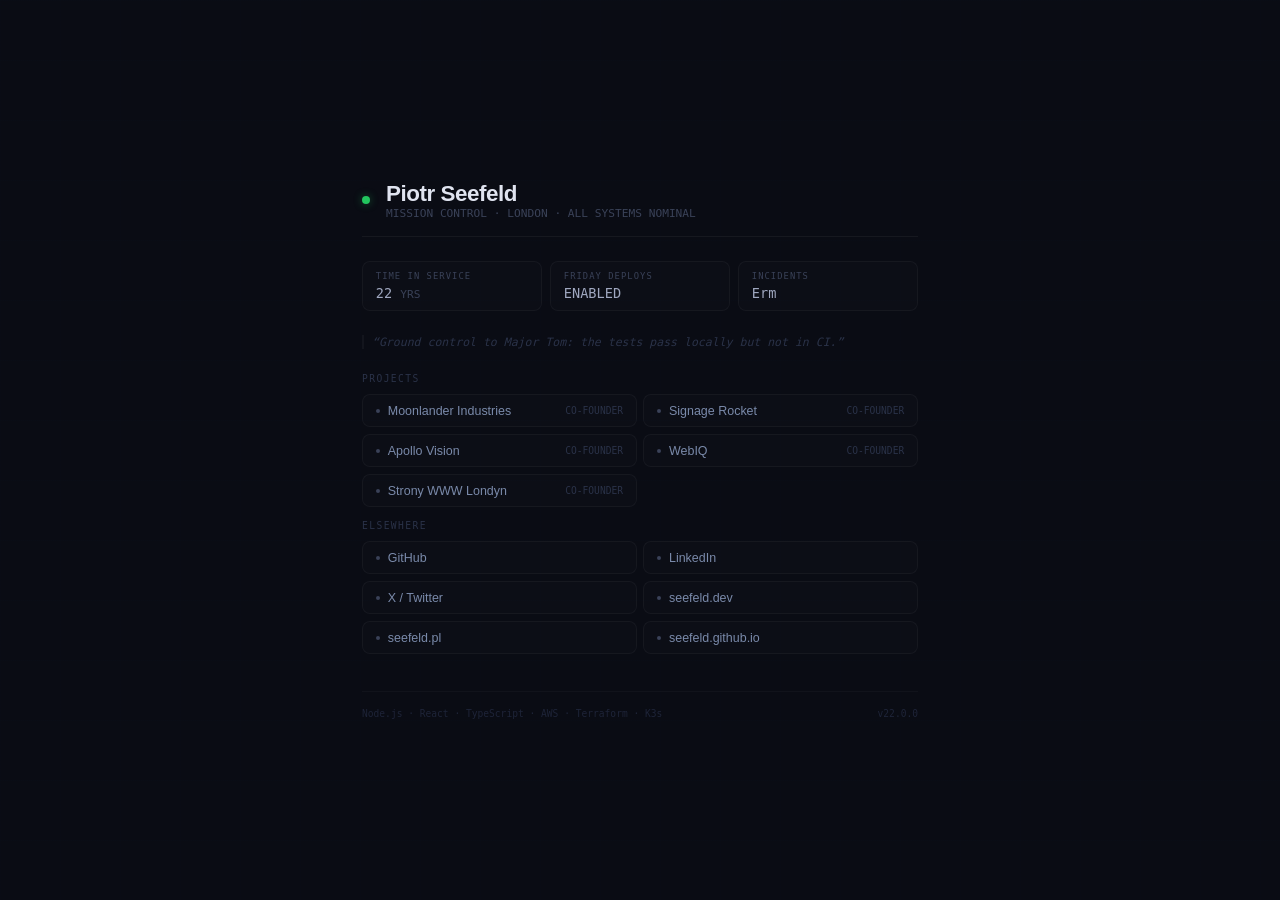
<file: index.html>
<!DOCTYPE html><html lang="en"> <head><meta charset="utf-8"><meta name="viewport" content="width=device-width, initial-scale=1"><title>Piotr Seefeld — Senior Full-Stack Engineer, TypeScript and AI</title><meta name="description" content="Senior Full-Stack Engineer, TypeScript and AI. Co-founder of Moonlander Industries, Signage Rocket, Apollo Vision, WebIQ. London, UK."><meta name="theme-color" content="#0a0c14"><link rel="icon" type="image/svg+xml" href="/favicon.svg"><link rel="canonical" href="https://seefeld.dev/"><meta name="robots" content="index, follow"><meta property="og:title" content="Piotr Seefeld — Senior Full-Stack Engineer, TypeScript and AI"><meta property="og:description" content="Senior Full-Stack Engineer, TypeScript and AI. Co-founder of Moonlander Industries, Signage Rocket, Apollo Vision, WebIQ. London, UK."><meta property="og:url" content="https://seefeld.dev/"><meta property="og:site_name" content="Piotr Seefeld"><meta property="og:locale" content="en_GB"><meta property="og:type" content="website"><meta property="og:image" content="https://seefeld.github.io/og-image.png"><meta property="og:image:width" content="1200"><meta property="og:image:height" content="630"><meta property="og:image:type" content="image/png"><meta property="og:image:alt" content="Piotr Seefeld — Senior Full-Stack Engineer, TypeScript and AI"><meta name="twitter:card" content="summary_large_image"><meta name="twitter:title" content="Piotr Seefeld — Senior Full-Stack Engineer, TypeScript and AI"><meta name="twitter:description" content="Senior Full-Stack Engineer, TypeScript and AI. Co-founder of Moonlander Industries, Signage Rocket, Apollo Vision, WebIQ. London, UK."><meta name="twitter:image" content="https://seefeld.github.io/og-image.png"><meta name="twitter:image:alt" content="Piotr Seefeld — Senior Full-Stack Engineer, TypeScript and AI"><script type="application/ld+json">{
  "@context": "https://schema.org",
  "@type": "Person",
  "name": "Piotr Seefeld",
  "@id": "https://seefeld.dev/#person",
  "url": "https://seefeld.dev",
  "jobTitle": "Senior Full-Stack Engineer",
  "worksFor": {
    "@type": "Organization",
    "@id": "https://moonlanderindustries.com/#organization",
    "name": "Moonlander Industries",
    "url": "https://moonlanderindustries.com"
  },
  "affiliation": [
    {
      "@type": "Organization",
      "@id": "https://signagerocket.com/#organization",
      "name": "Signage Rocket",
      "url": "https://signagerocket.com"
    },
    {
      "@type": "Organization",
      "@id": "https://webiqlimited.co.uk/#organization",
      "name": "WebIQ",
      "url": "https://webiqlimited.co.uk"
    },
    {
      "@type": "Organization",
      "@id": "https://stronywwwlondyn.co.uk/#organization",
      "name": "Strony WWW Londyn",
      "url": "https://stronywwwlondyn.co.uk"
    }
  ],
  "knowsAbout": [
    "Node.js",
    "React",
    "TypeScript",
    "AWS",
    "Terraform",
    "Digital Signage",
    "DevOps",
    "K3s",
    "PostgreSQL"
  ],
  "sameAs": [
    "https://www.linkedin.com/in/pseefeld/",
    "https://github.com/seefeld",
    "https://x.com/piotr_seefeld",
    "https://seefeld.pl",
    "https://seefeld.github.io"
  ]
}</script><style>*,*:before,*:after{margin:0;padding:0;box-sizing:border-box}body{min-height:100vh;background:#0a0c14;overflow-x:hidden}.srOnly{position:absolute;width:1px;height:1px;overflow:hidden;clip:rect(0,0,0,0);white-space:nowrap}.gridBg{position:fixed;inset:0;z-index:0;background:linear-gradient(rgba(30,40,70,.03) 1px,transparent 1px),linear-gradient(90deg,rgba(30,40,70,.03) 1px,transparent 1px);background-size:60px 60px}.stars{position:fixed;inset:0;z-index:0}.star{position:absolute;width:1px;height:1px;background:#fff;border-radius:50%;opacity:0;animation:twinkle var(--dur) ease-in-out var(--delay) infinite}@keyframes twinkle{0%,to{opacity:.02}50%{opacity:var(--peak)}}.content{position:relative;z-index:1;max-width:620px;width:95%;margin:0 auto;padding:2rem;min-height:100vh;display:flex;flex-direction:column;justify-content:center;font-family:SF Mono,Fira Code,monospace;color:#7a8698}.header{display:flex;align-items:center;gap:1rem;margin-bottom:1.5rem;padding-bottom:1rem;border-bottom:1px solid rgba(255,255,255,.05);animation:arrive .6s ease-out}.statusLight{width:8px;height:8px;border-radius:50%;background:#22c55e;box-shadow:0 0 8px #22c55e66;animation:pulse 3s ease-in-out infinite}@keyframes pulse{0%,to{box-shadow:0 0 8px #22c55e66}50%{box-shadow:0 0 16px #22c55e99}}.headerText{flex:1}.name{font-family:-apple-system,BlinkMacSystemFont,Segoe UI,sans-serif;font-size:1.4rem;font-weight:700;color:#e0e4f0;letter-spacing:-.02em}.meta{font-size:.7rem;color:#3a4258}.telemetry{display:grid;grid-template-columns:repeat(3,1fr);gap:.5rem;margin-bottom:1.5rem;animation:arrive .6s ease-out .15s both}.telemetryItem{padding:.6rem .8rem;border:1px solid rgba(255,255,255,.04);border-radius:8px;background:#ffffff03}.telemetryLabel{font-size:.55rem;text-transform:uppercase;letter-spacing:.12em;color:#3a4258;margin-bottom:.2rem}.telemetryValue{font-size:.85rem;color:#a0a8c0}.unit{color:#3a4258;font-size:.7rem}.quip{font-size:.72rem;color:#2a3248;font-style:italic;margin:0 0 1.5rem;padding-left:.5rem;border-left:2px solid rgba(255,255,255,.04);animation:arrive .6s ease-out .3s both}.navLabel{font-size:.6rem;text-transform:uppercase;letter-spacing:.15em;color:#2a3248;margin-bottom:.6rem;animation:arrive .6s ease-out .4s both}.links{display:grid;grid-template-columns:repeat(2,1fr);gap:.4rem;margin-bottom:.8rem;animation:arrive .6s ease-out .45s both}.link{color:#7a8aaa;text-decoration:none;font-size:.78rem;font-family:-apple-system,BlinkMacSystemFont,Segoe UI,sans-serif;padding:.55rem .8rem;border:1px solid rgba(255,255,255,.04);border-radius:8px;background:#ffffff03;transition:all .2s;display:flex;align-items:center;gap:.5rem}.link:hover{border-color:#6366f133;background:#6366f10d;color:#c0c8e0}.dot{width:4px;height:4px;border-radius:50%;background:#3a4258;transition:all .2s;flex-shrink:0}.link:hover .dot{background:#6366f1;box-shadow:0 0 6px #6366f166}.badge{margin-left:auto;font-size:.6rem;color:#2a3248;font-family:SF Mono,Fira Code,monospace}.link:hover .badge{color:#4a5268}.footer{margin-top:1.5rem;padding-top:1rem;border-top:1px solid rgba(255,255,255,.03);font-size:.6rem;color:#1e2438;display:flex;justify-content:space-between;animation:arrive .6s ease-out .6s both}@keyframes arrive{0%{opacity:0;transform:translateY(10px)}to{opacity:1;transform:translateY(0)}}@media(max-width:480px){.telemetry,.links{grid-template-columns:1fr}}@media(prefers-reduced-motion:reduce){.star,.statusLight{animation:none!important}.star{opacity:.06}.header,.telemetry,.quip,.navLabel,.links,.footer{animation:none;opacity:1}}
</style></head> <body>  <h1 class="srOnly">Piotr Seefeld — Senior Full-Stack Engineer, TypeScript and AI</h1> <div class="gridBg"></div> <div class="stars" id="stars"></div> <main class="content"> <div class="header"> <div class="statusLight"></div> <div class="headerText"> <div class="name">Piotr Seefeld</div> <div class="meta">MISSION CONTROL &middot; LONDON &middot; ALL SYSTEMS NOMINAL</div> </div> </div> <div class="telemetry"> <div class="telemetryItem"> <div class="telemetryLabel">Time in Service</div> <div class="telemetryValue">22 <span class="unit">YRS</span></div> </div> <div class="telemetryItem"> <div class="telemetryLabel">Friday Deploys</div> <div class="telemetryValue">ENABLED</div> </div> <div class="telemetryItem"> <div class="telemetryLabel">Incidents</div> <div class="telemetryValue">Erm</div> </div> </div> <blockquote class="quip">
&ldquo;Ground control to Major Tom: the tests pass locally but not in CI.&rdquo;
</blockquote> <div class="navLabel">Projects</div> <div class="links"> <a href="https://moonlanderindustries.com" class="link"> <span class="dot"></span> Moonlander Industries <span class="badge">CO-FOUNDER</span> </a><a href="https://signagerocket.com" class="link"> <span class="dot"></span> Signage Rocket <span class="badge">CO-FOUNDER</span> </a><a href="https://apollovision.co.uk" class="link"> <span class="dot"></span> Apollo Vision <span class="badge">CO-FOUNDER</span> </a><a href="https://webiqlimited.co.uk" class="link"> <span class="dot"></span> WebIQ <span class="badge">CO-FOUNDER</span> </a><a href="https://stronywwwlondyn.co.uk" class="link"> <span class="dot"></span> Strony WWW Londyn <span class="badge">CO-FOUNDER</span> </a> </div> <div class="navLabel">Elsewhere</div> <div class="links"> <a href="https://github.com/seefeld" class="link"> <span class="dot"></span> GitHub </a><a href="https://www.linkedin.com/in/pseefeld/" class="link"> <span class="dot"></span> LinkedIn </a><a href="https://x.com/piotr_seefeld" class="link"> <span class="dot"></span> X / Twitter </a><a href="https://seefeld.dev" class="link"> <span class="dot"></span> seefeld.dev </a><a href="https://seefeld.pl" class="link"> <span class="dot"></span> seefeld.pl </a><a href="https://seefeld.github.io" class="link"> <span class="dot"></span> seefeld.github.io </a> </div> <footer class="footer"> <span>Node.js · React · TypeScript · AWS · Terraform · K3s</span> <span>v22.0.0</span> </footer> </main> <script>
    var c = document.getElementById('stars');
    for (var i = 0; i < 90; i++) {
      var s = document.createElement('div');
      s.className = 'star';
      s.style.left = Math.random() * 100 + '%';
      s.style.top = Math.random() * 100 + '%';
      s.style.setProperty('--dur', (10 + Math.random() * 15) + 's');
      s.style.setProperty('--delay', (Math.random() * 10) + 's');
      s.style.setProperty('--peak', (0.06 + Math.random() * 0.25).toFixed(2));
      c.appendChild(s);
    }
  </script>  </body></html>
</file>
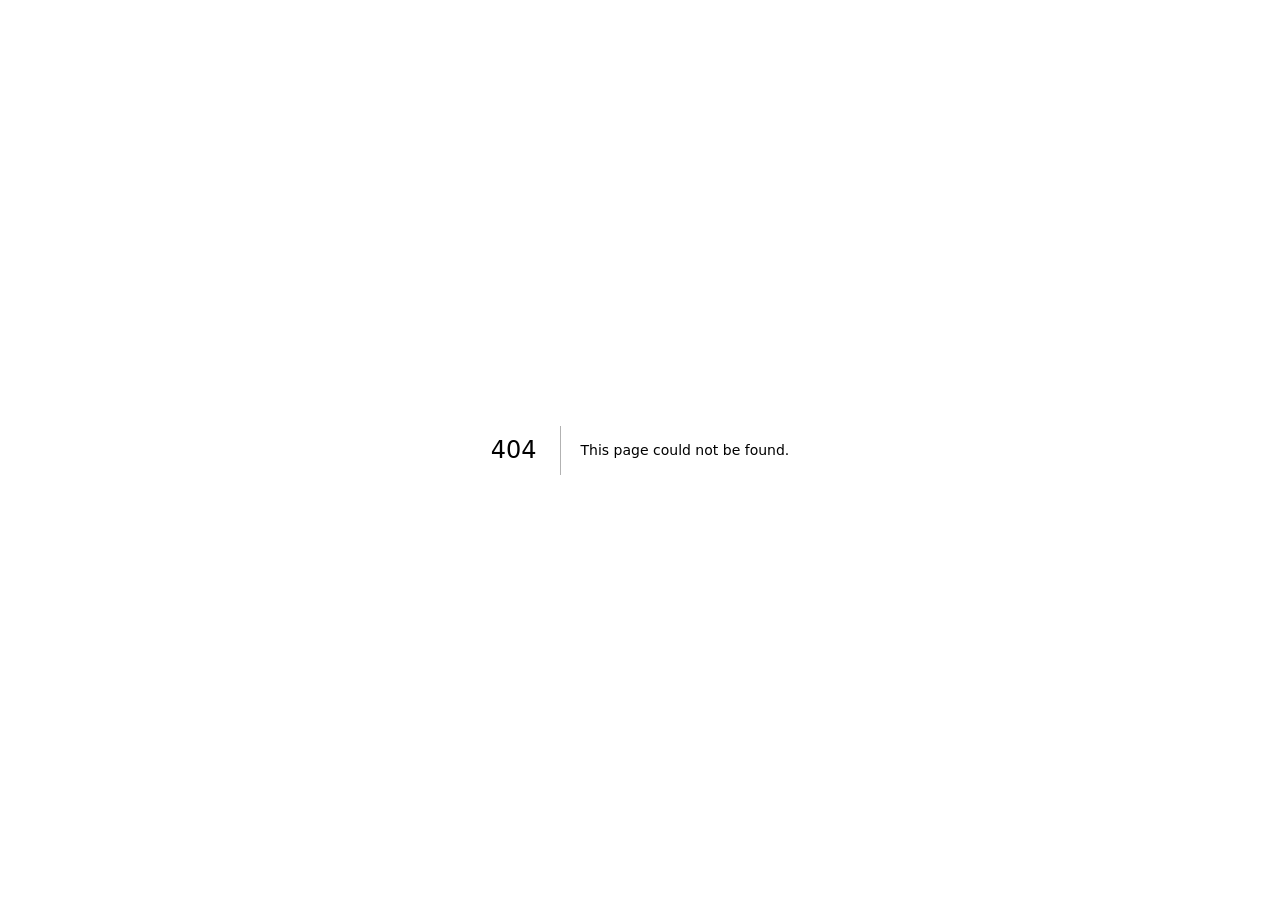
<file: 404/index.html>
<!DOCTYPE html><!--kqUCucIiHzzH6pqxFzVBB--><html lang="en"><head><meta charSet="utf-8"/><meta name="viewport" content="width=device-width, initial-scale=1"/><link rel="stylesheet" href="/_next/static/css/657bbda658a68698.css" data-precedence="next"/><link rel="preload" as="script" fetchPriority="low" href="/_next/static/chunks/webpack-f817f8950fd31f59.js"/><script src="/_next/static/chunks/8e6518bb-c26e82767f1faf66.js" async=""></script><script src="/_next/static/chunks/743-16a3eeb39bb011a0.js" async=""></script><script src="/_next/static/chunks/main-app-4ff70edd08232f85.js" async=""></script><meta name="robots" content="noindex"/><title>404: This page could not be found.</title><title>Piotr Seefeld — Software Engineer</title><meta name="description" content="CTO &amp; Lead Developer. Co-founder of Moonlander Industries, Signage Rocket, Apollo Vision, WebIQ. London, UK."/><meta name="robots" content="index, follow"/><meta name="theme-color" content="#0a0c14"/><link rel="canonical" href="https://seefeld.dev"/><meta property="og:title" content="Piotr Seefeld — Software Engineer"/><meta property="og:description" content="CTO &amp; Lead Developer. Co-founder of Moonlander Industries, Signage Rocket, Apollo Vision, WebIQ. London, UK."/><meta property="og:url" content="https://seefeld.dev"/><meta property="og:site_name" content="Piotr Seefeld"/><meta property="og:locale" content="en_GB"/><meta property="og:type" content="website"/><meta name="twitter:card" content="summary_large_image"/><meta name="twitter:title" content="Piotr Seefeld — Software Engineer"/><meta name="twitter:description" content="CTO &amp; Lead Developer. Co-founder of Moonlander Industries, Signage Rocket, Apollo Vision, WebIQ. London, UK."/><script type="application/ld+json">{
  "@context": "https://schema.org",
  "@type": "Person",
  "name": "Piotr Seefeld",
  "@id": "https://seefeld.dev/#person",
  "url": "https://seefeld.dev",
  "jobTitle": "CTO & Lead Developer",
  "worksFor": {
    "@type": "Organization",
    "@id": "https://moonlanderindustries.com/#organization",
    "name": "Moonlander Industries",
    "url": "https://moonlanderindustries.com"
  },
  "affiliation": [
    {
      "@type": "Organization",
      "@id": "https://signagerocket.com/#organization",
      "name": "Signage Rocket",
      "url": "https://signagerocket.com"
    },
    {
      "@type": "Organization",
      "@id": "https://webiqlimited.co.uk/#organization",
      "name": "WebIQ",
      "url": "https://webiqlimited.co.uk"
    },
    {
      "@type": "Organization",
      "@id": "https://stronywwwlondyn.co.uk/#organization",
      "name": "Strony WWW Londyn",
      "url": "https://stronywwwlondyn.co.uk"
    },
    {
      "@type": "Organization",
      "@id": "https://apollovision.co.uk/#organization",
      "name": "Apollo Vision",
      "url": "https://apollovision.co.uk"
    }
  ],
  "knowsAbout": [
    "Node.js",
    "React",
    "TypeScript",
    "AWS",
    "Terraform",
    "Digital Signage",
    "DevOps",
    "K3s",
    "PostgreSQL"
  ],
  "sameAs": [
    "https://www.linkedin.com/in/pseefeld/",
    "https://github.com/seefeld",
    "https://x.com/piotr_seefeld",
    "https://seefeld.pl",
    "https://seefeld.github.io"
  ]
}</script><script src="/_next/static/chunks/polyfills-42372ed130431b0a.js" noModule=""></script></head><body><div hidden=""><!--$--><!--/$--></div><div style="font-family:system-ui,&quot;Segoe UI&quot;,Roboto,Helvetica,Arial,sans-serif,&quot;Apple Color Emoji&quot;,&quot;Segoe UI Emoji&quot;;height:100vh;text-align:center;display:flex;flex-direction:column;align-items:center;justify-content:center"><div><style>body{color:#000;background:#fff;margin:0}.next-error-h1{border-right:1px solid rgba(0,0,0,.3)}@media (prefers-color-scheme:dark){body{color:#fff;background:#000}.next-error-h1{border-right:1px solid rgba(255,255,255,.3)}}</style><h1 class="next-error-h1" style="display:inline-block;margin:0 20px 0 0;padding:0 23px 0 0;font-size:24px;font-weight:500;vertical-align:top;line-height:49px">404</h1><div style="display:inline-block"><h2 style="font-size:14px;font-weight:400;line-height:49px;margin:0">This page could not be found.</h2></div></div></div><!--$--><!--/$--><script src="/_next/static/chunks/webpack-f817f8950fd31f59.js" id="_R_" async=""></script><script>(self.__next_f=self.__next_f||[]).push([0])</script><script>self.__next_f.push([1,"1:\"$Sreact.fragment\"\n3:I[8954,[],\"\"]\n4:I[5640,[],\"\"]\n5:I[2051,[],\"OutletBoundary\"]\n7:I[6658,[],\"AsyncMetadataOutlet\"]\n9:I[2051,[],\"ViewportBoundary\"]\nb:I[2051,[],\"MetadataBoundary\"]\nc:\"$Sreact.suspense\"\ne:I[7698,[],\"\"]\n:HL[\"/_next/static/css/657bbda658a68698.css\",\"style\"]\n2:T5b7,"])</script><script>self.__next_f.push([1,"{\n  \"@context\": \"https://schema.org\",\n  \"@type\": \"Person\",\n  \"name\": \"Piotr Seefeld\",\n  \"@id\": \"https://seefeld.dev/#person\",\n  \"url\": \"https://seefeld.dev\",\n  \"jobTitle\": \"CTO \u0026 Lead Developer\",\n  \"worksFor\": {\n    \"@type\": \"Organization\",\n    \"@id\": \"https://moonlanderindustries.com/#organization\",\n    \"name\": \"Moonlander Industries\",\n    \"url\": \"https://moonlanderindustries.com\"\n  },\n  \"affiliation\": [\n    {\n      \"@type\": \"Organization\",\n      \"@id\": \"https://signagerocket.com/#organization\",\n      \"name\": \"Signage Rocket\",\n      \"url\": \"https://signagerocket.com\"\n    },\n    {\n      \"@type\": \"Organization\",\n      \"@id\": \"https://webiqlimited.co.uk/#organization\",\n      \"name\": \"WebIQ\",\n      \"url\": \"https://webiqlimited.co.uk\"\n    },\n    {\n      \"@type\": \"Organization\",\n      \"@id\": \"https://stronywwwlondyn.co.uk/#organization\",\n      \"name\": \"Strony WWW Londyn\",\n      \"url\": \"https://stronywwwlondyn.co.uk\"\n    },\n    {\n      \"@type\": \"Organization\",\n      \"@id\": \"https://apollovision.co.uk/#organization\",\n      \"name\": \"Apollo Vision\",\n      \"url\": \"https://apollovision.co.uk\"\n    }\n  ],\n  \"knowsAbout\": [\n    \"Node.js\",\n    \"React\",\n    \"TypeScript\",\n    \"AWS\",\n    \"Terraform\",\n    \"Digital Signage\",\n    \"DevOps\",\n    \"K3s\",\n    \"PostgreSQL\"\n  ],\n  \"sameAs\": [\n    \"https://www.linkedin.com/in/pseefeld/\",\n    \"https://github.com/seefeld\",\n    \"https://x.com/piotr_seefeld\",\n    \"https://seefeld.pl\",\n    \"https://seefeld.github.io\"\n  ]\n}"])</script><script>self.__next_f.push([1,"0:{\"P\":null,\"b\":\"kqUCucIiHzzH6pqxFzVBB\",\"p\":\"\",\"c\":[\"\",\"_not-found\",\"\"],\"i\":false,\"f\":[[[\"\",{\"children\":[\"/_not-found\",{\"children\":[\"__PAGE__\",{}]}]},\"$undefined\",\"$undefined\",true],[\"\",[\"$\",\"$1\",\"c\",{\"children\":[[[\"$\",\"link\",\"0\",{\"rel\":\"stylesheet\",\"href\":\"/_next/static/css/657bbda658a68698.css\",\"precedence\":\"next\",\"crossOrigin\":\"$undefined\",\"nonce\":\"$undefined\"}]],[\"$\",\"html\",null,{\"lang\":\"en\",\"children\":[[\"$\",\"head\",null,{\"children\":[\"$\",\"script\",null,{\"type\":\"application/ld+json\",\"dangerouslySetInnerHTML\":{\"__html\":\"$2\"}}]}],[\"$\",\"body\",null,{\"children\":[\"$\",\"$L3\",null,{\"parallelRouterKey\":\"children\",\"error\":\"$undefined\",\"errorStyles\":\"$undefined\",\"errorScripts\":\"$undefined\",\"template\":[\"$\",\"$L4\",null,{}],\"templateStyles\":\"$undefined\",\"templateScripts\":\"$undefined\",\"notFound\":\"$undefined\",\"forbidden\":\"$undefined\",\"unauthorized\":\"$undefined\"}]}]]}]]}],{\"children\":[\"/_not-found\",[\"$\",\"$1\",\"c\",{\"children\":[null,[\"$\",\"$L3\",null,{\"parallelRouterKey\":\"children\",\"error\":\"$undefined\",\"errorStyles\":\"$undefined\",\"errorScripts\":\"$undefined\",\"template\":[\"$\",\"$L4\",null,{}],\"templateStyles\":\"$undefined\",\"templateScripts\":\"$undefined\",\"notFound\":\"$undefined\",\"forbidden\":\"$undefined\",\"unauthorized\":\"$undefined\"}]]}],{\"children\":[\"__PAGE__\",[\"$\",\"$1\",\"c\",{\"children\":[[[\"$\",\"title\",null,{\"children\":\"404: This page could not be found.\"}],[\"$\",\"div\",null,{\"style\":{\"fontFamily\":\"system-ui,\\\"Segoe UI\\\",Roboto,Helvetica,Arial,sans-serif,\\\"Apple Color Emoji\\\",\\\"Segoe UI Emoji\\\"\",\"height\":\"100vh\",\"textAlign\":\"center\",\"display\":\"flex\",\"flexDirection\":\"column\",\"alignItems\":\"center\",\"justifyContent\":\"center\"},\"children\":[\"$\",\"div\",null,{\"children\":[[\"$\",\"style\",null,{\"dangerouslySetInnerHTML\":{\"__html\":\"body{color:#000;background:#fff;margin:0}.next-error-h1{border-right:1px solid rgba(0,0,0,.3)}@media (prefers-color-scheme:dark){body{color:#fff;background:#000}.next-error-h1{border-right:1px solid rgba(255,255,255,.3)}}\"}}],[\"$\",\"h1\",null,{\"className\":\"next-error-h1\",\"style\":{\"display\":\"inline-block\",\"margin\":\"0 20px 0 0\",\"padding\":\"0 23px 0 0\",\"fontSize\":24,\"fontWeight\":500,\"verticalAlign\":\"top\",\"lineHeight\":\"49px\"},\"children\":404}],[\"$\",\"div\",null,{\"style\":{\"display\":\"inline-block\"},\"children\":[\"$\",\"h2\",null,{\"style\":{\"fontSize\":14,\"fontWeight\":400,\"lineHeight\":\"49px\",\"margin\":0},\"children\":\"This page could not be found.\"}]}]]}]}]],null,[\"$\",\"$L5\",null,{\"children\":[\"$L6\",[\"$\",\"$L7\",null,{\"promise\":\"$@8\"}]]}]]}],{},null,false]},null,false]},null,false],[\"$\",\"$1\",\"h\",{\"children\":[[\"$\",\"meta\",null,{\"name\":\"robots\",\"content\":\"noindex\"}],[[\"$\",\"$L9\",null,{\"children\":\"$La\"}],null],[\"$\",\"$Lb\",null,{\"children\":[\"$\",\"div\",null,{\"hidden\":true,\"children\":[\"$\",\"$c\",null,{\"fallback\":null,\"children\":\"$Ld\"}]}]}]]}],false]],\"m\":\"$undefined\",\"G\":[\"$e\",[]],\"s\":false,\"S\":true}\n"])</script><script>self.__next_f.push([1,"a:[[\"$\",\"meta\",\"0\",{\"charSet\":\"utf-8\"}],[\"$\",\"meta\",\"1\",{\"name\":\"viewport\",\"content\":\"width=device-width, initial-scale=1\"}]]\n6:null\n"])</script><script>self.__next_f.push([1,"8:{\"metadata\":[[\"$\",\"title\",\"0\",{\"children\":\"Piotr Seefeld — Software Engineer\"}],[\"$\",\"meta\",\"1\",{\"name\":\"description\",\"content\":\"CTO \u0026 Lead Developer. Co-founder of Moonlander Industries, Signage Rocket, Apollo Vision, WebIQ. London, UK.\"}],[\"$\",\"meta\",\"2\",{\"name\":\"robots\",\"content\":\"index, follow\"}],[\"$\",\"meta\",\"3\",{\"name\":\"theme-color\",\"content\":\"#0a0c14\"}],[\"$\",\"link\",\"4\",{\"rel\":\"canonical\",\"href\":\"https://seefeld.dev\"}],[\"$\",\"meta\",\"5\",{\"property\":\"og:title\",\"content\":\"Piotr Seefeld — Software Engineer\"}],[\"$\",\"meta\",\"6\",{\"property\":\"og:description\",\"content\":\"CTO \u0026 Lead Developer. Co-founder of Moonlander Industries, Signage Rocket, Apollo Vision, WebIQ. London, UK.\"}],[\"$\",\"meta\",\"7\",{\"property\":\"og:url\",\"content\":\"https://seefeld.dev\"}],[\"$\",\"meta\",\"8\",{\"property\":\"og:site_name\",\"content\":\"Piotr Seefeld\"}],[\"$\",\"meta\",\"9\",{\"property\":\"og:locale\",\"content\":\"en_GB\"}],[\"$\",\"meta\",\"10\",{\"property\":\"og:type\",\"content\":\"website\"}],[\"$\",\"meta\",\"11\",{\"name\":\"twitter:card\",\"content\":\"summary_large_image\"}],[\"$\",\"meta\",\"12\",{\"name\":\"twitter:title\",\"content\":\"Piotr Seefeld — Software Engineer\"}],[\"$\",\"meta\",\"13\",{\"name\":\"twitter:description\",\"content\":\"CTO \u0026 Lead Developer. Co-founder of Moonlander Industries, Signage Rocket, Apollo Vision, WebIQ. London, UK.\"}]],\"error\":null,\"digest\":\"$undefined\"}\n"])</script><script>self.__next_f.push([1,"d:\"$8:metadata\"\n"])</script></body></html>
</file>
<file: _next/static/css/657bbda658a68698.css>
*,:after,:before{margin:0;padding:0;box-sizing:border-box}body{min-height:100vh;background:#0a0c14;overflow-x:hidden}
</file>
